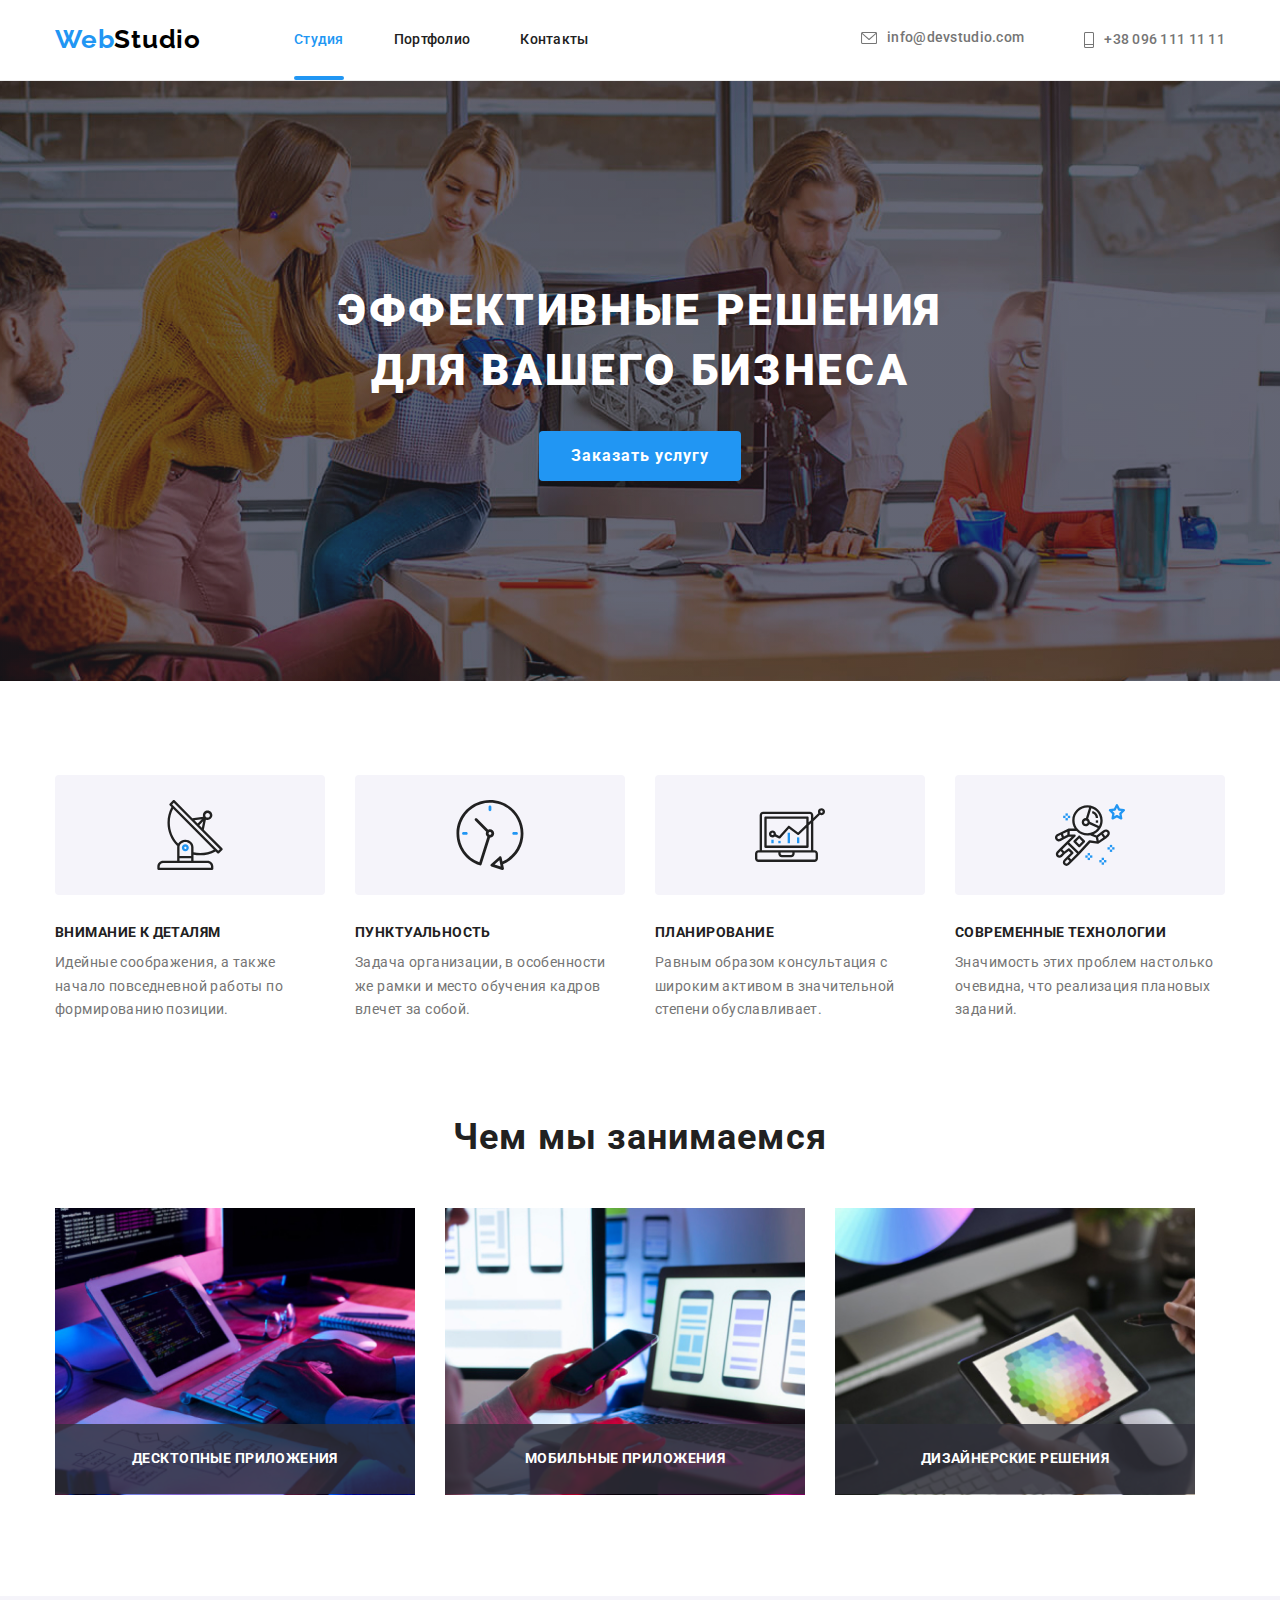
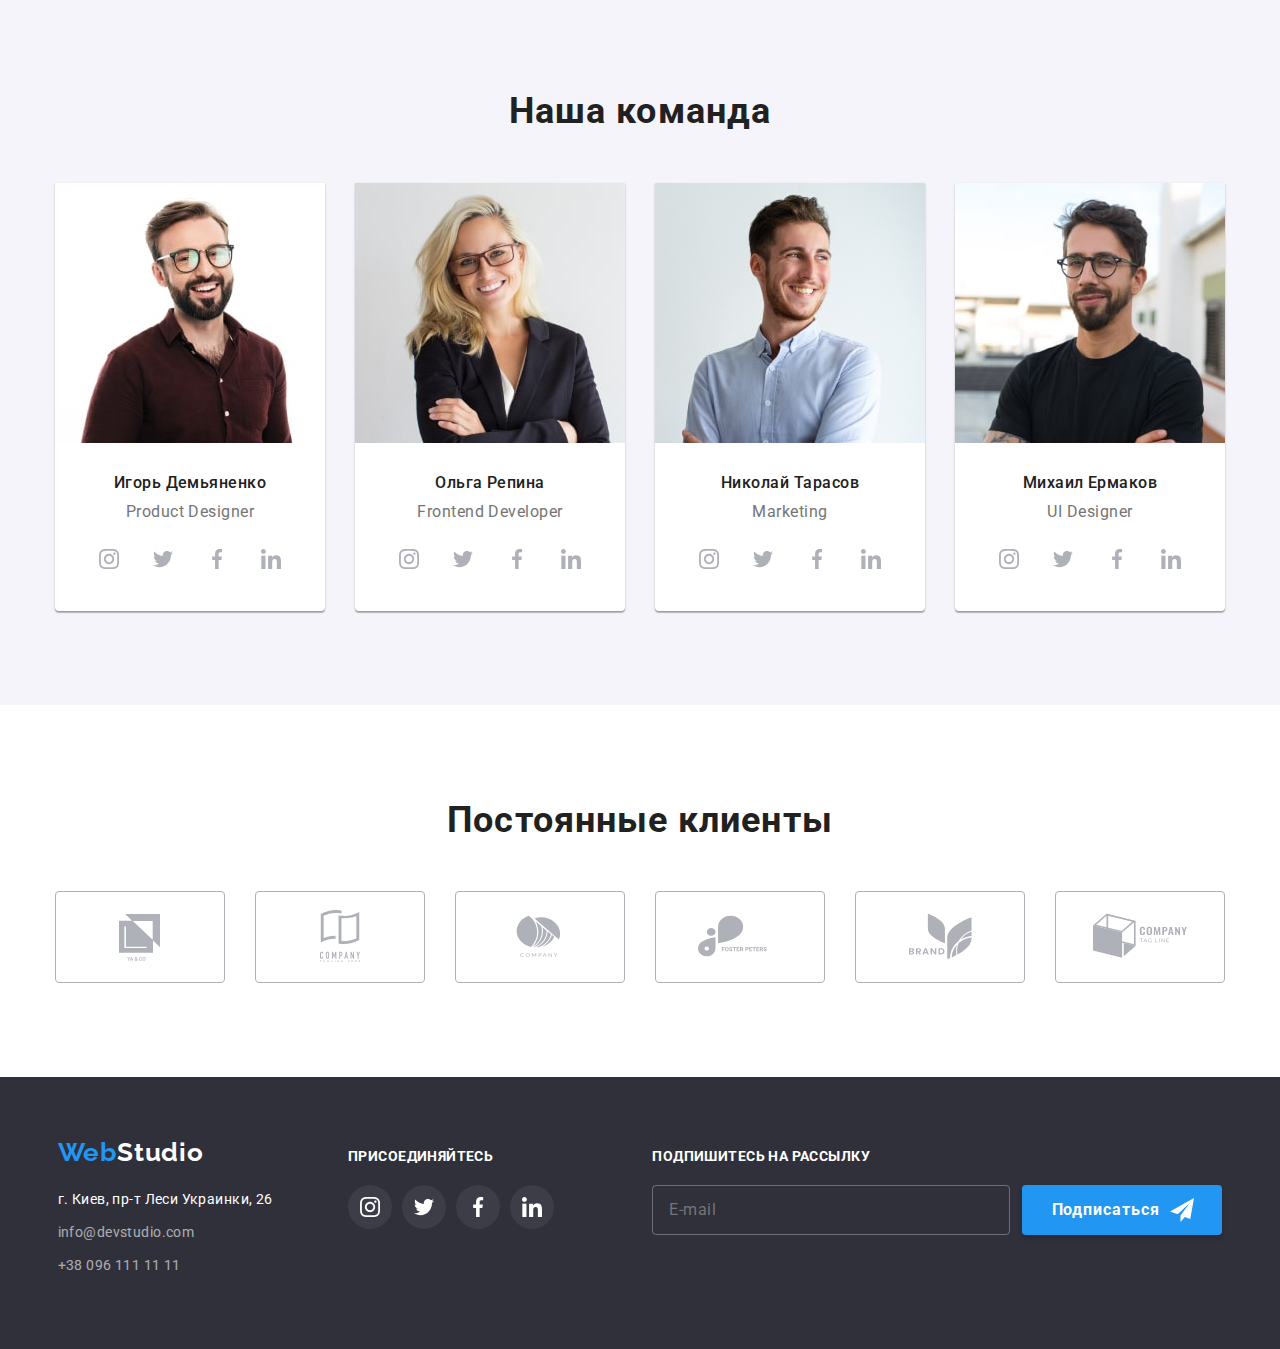
<file: index.html>
<!DOCTYPE html>
<html lang="ru">
  <head>
    <meta charset="UTF-8" />
    <meta http-equiv="X-UA-Compatible" content="IE=edge" />
    <meta name="viewport" content="width=device-width, initial-scale=1.0" />
    <title>Студия</title>
    <link rel="preconnect" href="https://fonts.googleapis.com" />
    <link rel="preconnect" href="https://fonts.gstatic.com" crossorigin />
    <link
      href="https://fonts.googleapis.com/css2?family=Raleway:wght@700&family=Roboto:wght@400;500;700;900&display=swap"
      rel="stylesheet"
    />
    <link
      rel="stylesheet"
      href="https://cdnjs.cloudflare.com/ajax/libs/modern-normalize/1.1.0/modern-normalize.min.css"
    />
    <link rel="stylesheet" href="./css/main.min.css" />
  </head>
  <body>
    <!--Шапка-->
    <header class="head-border">
      <div class="container">
        <div class="header">
          <!--Навигация на странице-->
          <nav class="navigation">
            <a class="navigation__logo" href="./index.html"><span>Web</span>Studio</a>
            <ul class="navigation__list">
              <li><a class="navigation__item navigation__item--active" href="./index.html">Студия</a></li>
              <li><a class="navigation__item" href="./portfolio.html">Портфолио</a></li>
              <li><a class="navigation__item" href="">Контакты</a></li>
            </ul>
          </nav>

          <!--Контакты-->
          <ul class="contacts">
            <li class="contacts__list">
              <a class="contacts__link" href="mailto:info@devstudio.com"
                ><svg class="contacts__icon" width="16" height="12">
                  <use href="./images/icons.svg#icon-envelope"></use>
                </svg>info@devstudio.com</a>
            </li>
            <li>
              <a class="contacts__link" href="tel:380961111111">
                <svg class="contacts__icon" width="10" height="16">
                  <use href="./images/icons.svg#icon-Vector"></use>
                </svg>+38 096 111 11 11</a>
            </li>
          </ul>
          
          <!--Мобильное меню-->

          <button class="menu-btn" 
            type="button" 
            aria-label="кнопка отрытия меню" 
            aria-expanded="false" 
            data-menu-button>
              <svg class="menu-btn-icon" width="40" height="40">
                <use class="icon-open" href="./images/icons.svg#icon-menu"></use>
                <use class="icon-close" href="./images/icons.svg#icon-close_menu"></use>
              </svg>
          </button>
          <div class="mobile-menu" data-menu>
            
              <ul class="mobile-menu__nav">
                <li class="mobile-menu__item">
                  <a class="mobile-menu__link mobile-menu__link--active" href="./index.html">Студия </a>
                </li>
                <li class="mobile-menu__item">
                  <a class="mobile-menu__link" href="./portfolio.html">Портфолио</a>
                </li>
                <li class="mobile-menu__item">
                  <a href="" class="mobile-menu__link">Контакты</a>
                </li>
              </ul>

              <ul class="mobile-menu__contacts">
                <li class="mobile-menu__item">
                  <a href="" class="mobile-menu__link">+38 096 111 11 11</a>
                </li>
                <li class="mobile-menu__item">
                  <a href="" class="mobile-menu__link">info@devstudio.com</a>
                </li>
              </ul>

              <ul class="mobile-menu__socials">
                <li class="mobile-menu__social">
                  <a href="" class="mobile-menu__link">Instagram </a>
                </li>
                <li class="mobile-menu__social">
                  <a href="" class="mobile-menu__link">Twitter</a>
                </li>
                <li class="mobile-menu__social">
                  <a href="" class="mobile-menu__link">Facebook</a>
                </li>
                <li class="mobile-menu__social">
                  <a href="" class="mobile-menu__link">LinkedIn</a>
                </li>
              </ul>
          </div>
        </div>
      </div>
    </header>

    <main>
      <!--Герой-->

      <section class="hero">
        <div class="container">
          <h1 class="hero__title">Эффективные решения для вашего бизнеса</h1>
          <button data-modal-open class="hero__button" type="button">Заказать услугу</button>
          <div data-modal class="backdrop is-hidden">
            <div class="modal">
              <button data-modal-close class="close__button" type="button">
                <svg class="close__svg" width="30" height="30">
                  <use href="./images/icons.svg#icon-close"></use>
                </svg>
              </button>

              <!--Форма-->

              <form class="form">
                <p class="form__title">Оставьте свои данные, мы вам перезвоним</p>
                <div role="form__wrapper">
                  <div class="form__group">
                    <label class="form__label" for="name">Имя
                    </label>
                    <div class="form__input-wrapper">
                      <input class="form__input" type="text" name="user-name" id="name"/>
                      <svg class="form__icon" width="18" height="18">
                        <use href="./images/icons.svg#icon-modal_person">
                        </use>
                      </svg>
                    </div>
                    
                  </div>

                  <div class="form__group">
                    <label class="form__label" for="tel">Телефон
                    </label>
                    <div class="form__input-wrapper">
                      <input class="form__input" type="tel" name="tel" id="tel"/>
                      <svg class="form__icon" width="18" height="18">
                        <use href="./images/icons.svg#icon-modal_phone">
                        </use>
                      </svg>
                    </div>
                      
                  </div>
                  
                  <div class="form__group">
                    <label class="form__label" for="email">Почта
                    </label>
                    <div class="form__input-wrapper">
                      <input class="form__input" type="email" name="mail" id="email"/>
                      <svg class="form__icon" width="18" height="18">
                        <use href="./images/icons.svg#icon-modal_email">
                        </use>
                      </svg>
                    </div>
                  </div>

                  <div class="form__group">
                    <label class="form__label" for="feedback">Комментарий</label>
                    <textarea class="form__input-textarea" name="feedback" id="feedback" rows="5" placeholder="Введите текст"></textarea>
                  </div>
                  
                  <div class="agreement">
                    
                    <label class="agreement__text" for="mailing">
                      <input class="agreement__input" type="checkbox" name="agreement" value="agree" id="mailing"/>
                      
                      <svg class="agreement__icon agreement__icon--check" width="16" height="15">
                          <use href="./images/icons.svg#icon-modal_check">
                          </use>
                      </svg>
                      <svg class="agreement__icon agreement__icon--checknone" width="16" height="15">
                          <use href="./images/icons.svg#icon-modal_check_none">
                          </use>
                      </svg>
                      
                      Соглашаюсь с рассылкой и принимаю <a class="agreement__link" href="">Условия договора</a>
                    </label>
                  </div>

                </div>
                <button class="form__button" type="submit">Отправить</button>
              </form>

            </div>
          </div>
        </div>
      </section>

      <!--Преимущества-->
      <section class="advantage">
        <div class="container">
          <!--Заголовок, который должен быть в контексте, но будет скрыт в CSS-->
          <h2 class="advantage-title visually-hidden">Преимущества компании</h2>
          <!--Заголовок, который должен быть в контексте, но будет скрыт в CSS-->

          <ul class="advantage__list">
            <li class="advantage__item">
              <div class="advantage__card">
                <div class="advantage__icon advantage__icon--wrapper">
                  <svg class="advantage__icon" width="70" height="70">
                    <use href="./images/icons.svg#icon-antenna"></use>
                  </svg>
                </div>
                <h3 class="advantage__points">Внимание к деталям</h3>
                <p class="advantage__description">
                  Идейные соображения, а также начало повседневной работы по
                  формированию позиции.
                </p>
              </div>
            </li>
            <li class="advantage__item">
              <div class="advantage__card">
                <div class="advantage__icon advantage__icon--wrapper">
                  <svg class="advantage__icon" width="70" height="70">
                    <use href="./images/icons.svg#icon-clock"></use>
                  </svg>
                </div>
                <h3 class="advantage__points">Пунктуальность</h3>
                <p class="advantage__description">
                  Задача организации, в особенности же рамки и место обучения
                  кадров влечет за собой.
                </p>
              </div>
            </li>
            <li class="advantage__item">
              <div class="advantage__card">
                <div class="advantage__icon advantage__icon--wrapper">
                  <svg class="advantage__icon" width="70" height="70">
                    <use href="./images/icons.svg#icon-diagram"></use>
                  </svg>
                </div>
                <h3 class="advantage__points">Планирование</h3>
                <p class="advantage__description">
                  Равным образом консультация с широким активом в значительной
                  степени обуславливает.
                </p>
              </div>
            </li>
            <li class="advantage__item">
              <div class="advantage__card">
                <div class="advantage__icon advantage__icon--wrapper">
                  <svg class="advantage__icon" width="70" height="70">
                    <use href="./images/icons.svg#icon-astronaut"></use>
                  </svg>
                </div>
                <h3 class="advantage__points">Современные технологии</h3>
                <p class="advantage__description">
                  Значимость этих проблем настолько очевидна, что реализация
                  плановых заданий.
                </p>
              </div>
            </li>
          </ul>
        </div>
      </section>

      <!--Чем занимаемся-->

      <section class="business">
        <div class="container">
          <h2 class="business__title">Чем мы занимаемся</h2>
          <ul class="business__list">
            <li class="business__item">
              <img
                src="./images/box1.jpg"
                alt="На столе стоит планшет, а также лежит альбомный лист со схемой и клавиатура, на которой человек набирает текст"
                width="370"
              />
              <h3 class="business__description">Десктопные приложения</h3>
            </li>
            <li class="business__item">
              <img
                src="./images/box2.jpg"
                alt="На столе стоит ноутбук на котором макеты дизайна для мобильного приложения. Перед ноутбуком сидит человек и держит мобильный телефон в рук"
                width="370"
              />
              <h3 class="business__description">Мобильные приложения</h3>
            </li>
            <li class="business__item">
              <img
                src="./images/box3.jpg"
                alt="На фоне рабочего стола, в руке держат планшет с цветовой схемой"
                width="370"
              />
              <h3 class="business__description">Дизайнерские решения</h3>
            </li>
          </ul>
        </div>
      </section>

      <!--Команда-->
      <section class="team">
        <div class="container">
          <h2 class="team__title">Наша команда</h2>
          <ul class="team__list">
            <li class="team__card">
              <img
              srcset="./images/slider1-desk-min.jpg 270w, 
              ./images/slider1-tab-min.jpg 354w, 
              ./images/slider1-mob-min.jpg 450w, 
              ./images/slider1-desk@2x-min.jpg 540w, 
              ./images/slider1-tab@2x-min.jpg 708w, 
              ./images/slider1-mob@2x-min.jpg 900w"
              sizes="(min-width:1200px) 270px, (min-width:768px) 354px, (min-width:480px) 450px, (max-width:480px) 100%"
              src="./images/slider1-mob-min.jpg"
              alt="Фото сотрудника"
              />
              <div class="team__description">
                <h3 class="team__member">Игорь Демьяненко</h3>
                <p class="team__duty">Product Designer</p>
                <ul class="soclist">
                  <li class="soclist__item">
                    <a class="soclist__link" href=""
                      ><svg class="soclist__icon" width="20" height="20">
                        <use href="./images/icons.svg#icon-instagram2"></use>
                      </svg>
                    </a>
                  </li>
                  <li class="soclist__item">
                    <a class="soclist__link" href=""
                      ><svg class="soclist__icon" width="20" height="20">
                        <use href="./images/icons.svg#icon-twitter2"></use>
                      </svg>
                    </a>
                  </li>
                  <li class="soclist__item">
                    <a class="soclist__link" href=""
                      ><svg class="soclist__icon" width="20" height="20">
                        <use href="./images/icons.svg#icon-facebook2"></use>
                      </svg>
                    </a>
                  </li>
                  <li class="soclist__item">
                    <a class="soclist__link" href=""
                      ><svg class="soclist__icon" width="20" height="20">
                        <use href="./images/icons.svg#icon-linkedin2"></use>
                      </svg>
                    </a>
                  </li>
                </ul>
              </div>
            </li>
            <li class="team__card">
              <img
              srcset="./images/slider2-desk-min.jpg 270w, 
              ./images/slider2-tab-min.jpg 354w, 
              ./images/slider2-mob-min.jpg 450w, 
              ./images/slider2-desk@2x-min.jpg 540w, 
              ./images/slider2-tab@2x-min.jpg 708w, 
              ./images/slider2-mob@2x-min.jpg 900w"
              sizes="(min-width:1200px) 270px, (min-width:768px) 354px, (min-width:480px) 450px, (max-width:480px) 100%"
              src="./images/slider2-mob-min.jpg"
              alt="Фото сотрудника"
              />
              <div class="team__description">
                <h3 class="team__member">Ольга Репина</h3>
                <p class="team__duty">Frontend Developer</p>
                <ul class="soclist">
                  <li class="soclist__item">
                    <a class="soclist__link" href=""
                      ><svg class="soclist__icon" width="20" height="20">
                        <use href="./images/icons.svg#icon-instagram2"></use>
                      </svg>
                    </a>
                  </li>
                  <li class="soclist__item">
                    <a class="soclist__link" href=""
                      ><svg class="soclist__icon" width="20" height="20">
                        <use href="./images/icons.svg#icon-twitter2"></use>
                      </svg>
                    </a>
                  </li>
                  <li class="soclist__item">
                    <a class="soclist__link" href=""
                      ><svg class="soclist__icon" width="20" height="20">
                        <use href="./images/icons.svg#icon-facebook2"></use>
                      </svg>
                    </a>
                  </li>
                  <li class="soclist__item">
                    <a class="soclist__link" href=""
                      ><svg class="soclist__icon" width="20" height="20">
                        <use href="./images/icons.svg#icon-linkedin2"></use>
                      </svg>
                    </a>
                  </li>
                </ul>
              </div>
            </li>
            <li class="team__card">
              <img
              srcset="./images/slider3-desk-min.jpg 270w, 
              ./images/slider3-tab-min.jpg 354w, 
              ./images/slider3-mob-min.jpg 450w, 
              ./images/slider3-desk@2x-min.jpg 540w, 
              ./images/slider3-tab@2x-min.jpg 708w, 
              ./images/slider3-mob@2x-min.jpg 900w"
              sizes="(min-width:1200px) 270px, (min-width:768px) 354px, (min-width:480px) 450px, (max-width:480px) 100%"
              src="./images/slider3-mob-min.jpg"
              alt="Фото сотрудника"
              />
              <div class="team__description">
                <h3 class="team__member">Николай Тарасов</h3>
                <p class="team__duty">Marketing</p>
                <ul class="soclist">
                  <li class="soclist__item">
                    <a class="soclist__link" href=""
                      ><svg class="soclist__icon" width="20" height="20">
                        <use href="./images/icons.svg#icon-instagram2"></use>
                      </svg>
                    </a>
                  </li>
                  <li class="soclist__item">
                    <a class="soclist__link" href=""
                      ><svg class="soclist__icon" width="20" height="20">
                        <use href="./images/icons.svg#icon-twitter2"></use>
                      </svg>
                    </a>
                  </li>
                  <li class="soclist__item">
                    <a class="soclist__link" href=""
                      ><svg class="soclist__icon" width="20" height="20">
                        <use href="./images/icons.svg#icon-facebook2"></use>
                      </svg>
                    </a>
                  </li>
                  <li class="soclist__item">
                    <a class="soclist__link" href=""
                      ><svg class="soclist__icon" width="20" height="20">
                        <use href="./images/icons.svg#icon-linkedin2"></use>
                      </svg>
                    </a>
                  </li>
                </ul>
              </div>
            </li>
            <li class="team__card">
              <img
              srcset="./images/slider4-desk-min.jpg 270w, 
              ./images/slider4-tab-min.jpg 354w, 
              ./images/slider4-mob-min.jpg 450w, 
              ./images/slider4-desk@2x-min.jpg 540w, 
              ./images/slider4-tab@2x-min.jpg 708w, 
              ./images/slider4-mob@2x-min.jpg 900w"
              sizes="(min-width:1200px) 270px, (min-width:768px) 354px, (min-width:480px) 450px, (max-width:480px) 100%"
              src="./images/slider4-mob-min.jpg"
              alt="Фото сотрудника"
              />
              <div class="team__description">
                <h3 class="team__member">Михаил Ермаков</h3>
                <p class="team__duty">UI Designer</p>
                <ul class="soclist">
                  <li class="soclist__item">
                    <a class="soclist__link" href=""
                      ><svg class="soclist__icon" width="20" height="20">
                        <use href="./images/icons.svg#icon-instagram2"></use>
                      </svg>
                    </a>
                  </li>
                  <li class="soclist__item">
                    <a class="soclist__link" href=""
                      ><svg class="soclist__icon" width="20" height="20">
                        <use href="./images/icons.svg#icon-twitter2"></use>
                      </svg>
                    </a>
                  </li>
                  <li class="soclist__item">
                    <a class="soclist__link" href=""
                      ><svg class="soclist__icon" width="20" height="20">
                        <use href="./images/icons.svg#icon-facebook2"></use>
                      </svg>
                    </a>
                  </li>
                  <li class="soclist__item">
                    <a class="soclist__link" href=""
                      ><svg class="soclist__icon" width="20" height="20">
                        <use href="./images/icons.svg#icon-linkedin2"></use>
                      </svg>
                    </a>
                  </li>
                </ul>
              </div>
            </li>
          </ul>
        </div>
      </section>

      <!-- Клиенты -->

      <section class="client">
        <div class="container">
          <h2 class="client__title">Постоянные клиенты</h2>
          <ul class="client__list">
            <li class="client__item">
              <a class="client__link" href="">
                <svg class="client__icon" width="106" height="60">
                  <use href="./images/icons.svg#icon-group"></use>
                </svg>
              </a>
            </li>
            <li class="client__item">
              <a class="client__link" href=""
                ><svg class="client__icon" width="106" height="60">
                  <use href="./images/icons.svg#icon-group2"></use>
                </svg>
              </a>
            </li>
            <li class="client__item">
              <a class="client__link" href=""
                ><svg class="client__icon" width="106" height="60">
                  <use href="./images/icons.svg#icon-group3"></use>
                </svg>
              </a>
            </li>
            <li class="client__item">
              <a class="client__link" href=""
                ><svg class="client__icon" width="106" height="60">
                  <use href="./images/icons.svg#icon-group4"></use>
                </svg>
              </a>
            </li>
            <li class="client__item">
              <a class="client__link" href=""
                ><svg class="client__icon" width="106" height="60">
                  <use href="./images/icons.svg#icon-group5"></use>
                </svg>
              </a>
            </li>
            <li class="client__item">
              <a class="client__link" href=""
                ><svg class="client__icon" width="106" height="60">
                  <use href="./images/icons.svg#icon-group6"></use>
                </svg>
              </a>
            </li>
          </ul>
        </div>
      </section>
    </main>

    <!--Подвал-->

    <footer class="footer">
      <div class="container footer__box">
        <div class="footer__address">
          <a class="navigation__logo footer__logo" href="./index.html"
            ><span>Web</span>Studio</a
          >
          <address class="address">
            <ul class="address__list">
              <li>
                <a
                  class="address__address"
                  href="https://goo.gl/maps/LVqfHqfzvZJYVTbu8"
                  target="_blank"
                  >г. Киев, пр-т Леси Украинки, 26</a
                >
              </li>
              <li>
                <a class="address__contact address__contact--mail" href="mailto:info@devstudio.com"
                  >info@devstudio.com</a
                >
              </li>
              <li>
                <a class="address__contact address__contact--tel" href="tel:380961111111"
                  >+38 096 111 11 11</a
                >
              </li>
            </ul>
          </address>
        </div>

        <div class="join">
          <h3 class="join__text">присоединяйтесь</h3>

          <ul class="soclist">
            <li class="soclist__item">
              <a class="soclist__link soclist__link--footer" href=""
                ><svg class="soclist__icon soclist__icon--footer" width="20" height="20">
                  <use href="./images/icons.svg#icon-instagram2"></use>
                </svg>
              </a>
            </li>
            <li class="soclist__item">
              <a class="soclist__link soclist__link--footer" href=""
                ><svg class="soclist__icon soclist__icon--footer" width="20" height="20">
                  <use href="./images/icons.svg#icon-twitter2"></use>
                </svg>
              </a>
            </li>
            <li class="soclist__item">
              <a class="soclist__link soclist__link--footer" href=""
                ><svg class="soclist__icon soclist__icon--footer" width="20" height="20">
                  <use href="./images/icons.svg#icon-facebook2"></use>
                </svg>
              </a>
            </li>
            <li class="soclist__item">
              <a class="soclist__link soclist__link--footer" href="">
                <svg class="soclist__icon soclist__icon--footer" width="20" height="20">
                  <use href="./images/icons.svg#icon-linkedin2"></use>
                </svg>
              </a>
            </li>
          </ul>
        </div>

        <div class="subscribe">
          <h3 class="subscribe__text">Подпишитесь на рассылку</h3>
          <form class="subscribe__form" name="signup_form" autocomplete="off" novalidate>

              <input class="subscribe__input" type="email" name="email" placeholder="E-mail"/>

            <button class="subscribe__button" type="submit">Подписаться
              <svg class="subscribe__icon" width="24" height="24">
                  <use href="./images/icons.svg#icon-icon_send"></use>
                </svg>
            </button>
          </form>
        </div>
      </div>
    </footer>
    <script src="./js/modal.js"></script>
    <script src="./js/mobile-modal-menu.js"></script>
  </body>
</html>
</file>
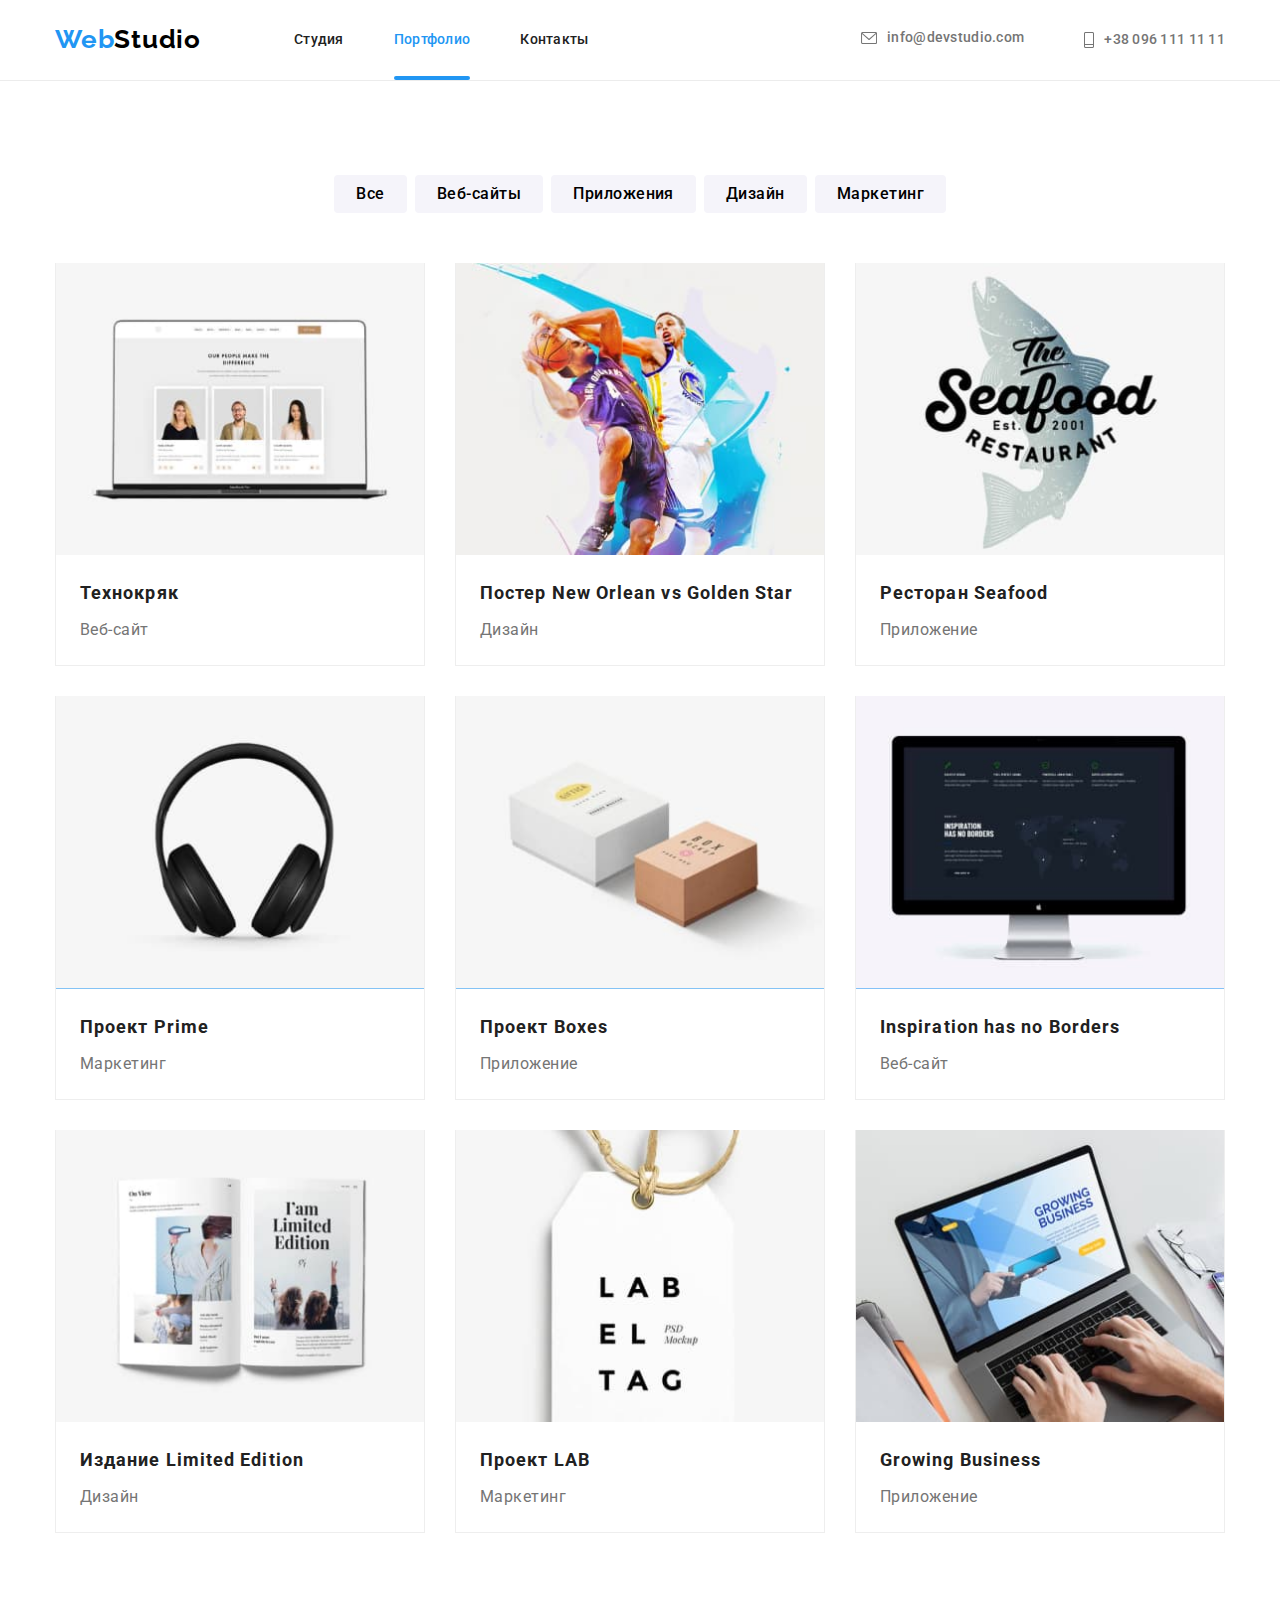
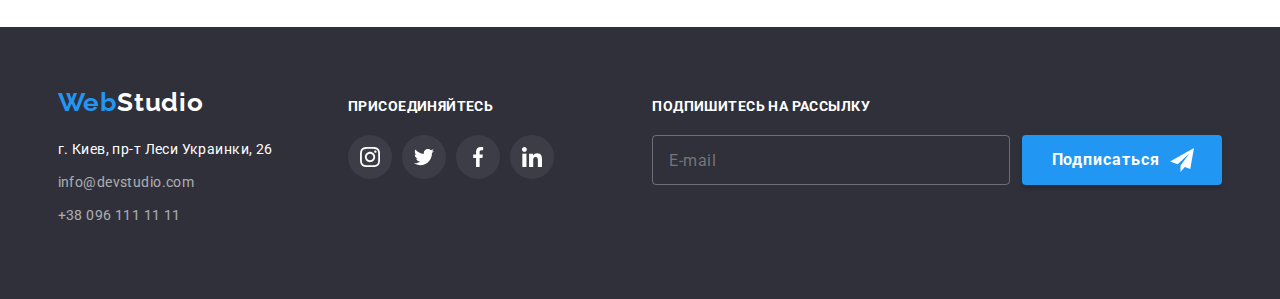
<file: portfolio.html>
<!DOCTYPE html>
<html lang="ru">
  <head>
    <meta charset="UTF-8" />
    <meta http-equiv="X-UA-Compatible" content="IE=edge" />
    <meta name="viewport" content="width=device-width, initial-scale=1.0" />
    <title>Портфолио</title>
    <link rel="preconnect" href="https://fonts.googleapis.com" />
    <link rel="preconnect" href="https://fonts.gstatic.com" crossorigin />
    <link
      href="https://fonts.googleapis.com/css2?family=Raleway:wght@700&family=Roboto:wght@400;500;700;900&display=swap"
      rel="stylesheet"
    />
    <link
      rel="stylesheet"
      href="https://cdnjs.cloudflare.com/ajax/libs/modern-normalize/1.1.0/modern-normalize.min.css"
    />
    <link rel="stylesheet" href="./css/main.min.css" />
  </head>
  <body>
    <!--Шапка-->
    <header class="head-border">
      <div class="container">
        <div class="header">
          <!--Навигация на странице-->
          <nav class="navigation">
            <a class="navigation__logo" href="./index.html"><span>Web</span>Studio</a>

            <ul class="navigation__list">
              <li><a class="navigation__item" href="./index.html">Студия</a></li>
              <li>
                <a class="navigation__item navigation__item--active" href="./portfolio.html">Портфолио</a>
              </li>
              <li><a class="navigation__item" href="">Контакты</a></li>
            </ul>
          </nav>

          <!--Контакты-->
         <ul class="contacts">
            <li class="contacts__list">
              <a class="contacts__link" href="mailto:info@devstudio.com"
                ><svg class="contacts__icon" width="16" height="12">
                  <use href="./images/icons.svg#icon-envelope"></use>
                </svg>info@devstudio.com</a>
            </li>
            <li>
              <a class="contacts__link" href="tel:380961111111"
                ><svg class="contacts__icon" width="10" height="16">
                  <use href="./images/icons.svg#icon-Vector"></use>
                </svg>+38 096 111 11 11</a>
            </li>
          </ul>

          <!--Мобильное меню-->

          <button class="menu-btn" 
            type="button" 
            aria-label="кнопка отрытия меню" 
            aria-expanded="false" 
            data-menu-button>
              <svg width="40" height="40">
                <use class="icon-open" href="./images/icons.svg#icon-menu"></use>
                <use class="icon-close" href="./images/icons.svg#icon-close_menu"></use>
              </svg>
          </button>
          <div class="mobile-menu" data-menu>
              
              <ul class="mobile-menu__nav">
                <li class="mobile-menu__item">
                  <a class="mobile-menu__link" href="./index.html">Студия </a>
                </li>
                <li class="mobile-menu__item">
                  <a class="mobile-menu__link mobile-menu__link--active" href="./portfolio.html">Портфолио</a>
                </li>
                <li class="mobile-menu__item">
                  <a href="" class="mobile-menu__link">Контакты</a>
                </li>
              </ul>

              <ul class="mobile-menu__contacts">
                <li class="mobile-menu__item">
                  <a href="" class="mobile-menu__link">+38 096 111 11 11</a>
                </li>
                <li class="mobile-menu__item">
                  <a href="" class="mobile-menu__link">info@devstudio.com</a>
                </li>
              </ul>

              <ul class="mobile-menu__socials">
                <li class="mobile-menu__social">
                  <a href="" class="mobile-menu__link">Instagram </a>
                </li>
                <li class="mobile-menu__social">
                  <a href="" class="mobile-menu__link">Twitter</a>
                </li>
                <li class="mobile-menu__social">
                  <a href="" class="mobile-menu__link">Facebook</a>
                </li>
                <li class="mobile-menu__social">
                  <a href="" class="mobile-menu__link">LinkedIn</a>
                </li>
              </ul>
            </div>
        </div>
      </div>
    </header>

    <!--Портфолио-->
    <main>
      <section class="portfolio">
        <div class="container">
          <h1 class="portfolio-t visually-hidden">Наши работы</h1>
          <!--Заголовок, который должен быть в контексте, но будет скрыт в CSS-->
          <ul class="portfolio__list">
            <li class="portfolio__item">
              <button class="portfolio__button" type="button">Все</button>
            </li>
            <li class="portfolio__item">
              <button class="portfolio__button" type="button">Веб-сайты</button>
            </li>
            <li class="portfolio__item">
              <button class="portfolio__button" type="button">Приложения</button>
            </li>
            <li class="portfolio__item">
              <button class="portfolio__button" type="button">Дизайн</button>
            </li>
            <li class="portfolio__item">
              <button class="portfolio__button" type="button">Маркетинг</button>
            </li>
          </ul>

          <ul class="card">
            <li class="card__element">
              <a href="">
                <div class="overlay">
                  <img
                  srcset="./images/portphoto1-min.jpg 370w, 
                  ./images/portphoto1-tab-min.jpg 354w, 
                  ./images/portphoto1-mob-min.jpg 450w, 
                  ./images/portphoto1-tab2x-min.jpg 708w, 
                  ./images/portphoto1-2x-min.jpg 740w, 
                  ./images/portphoto1-mob2x-min.jpg 900w"
                  sizes="(min-width:1200px) 370px, (min-width:768px) 354px, (min-width:480px) 450px, 100vw"
                  src="./images/portphoto1-mob-min.jpg"
                  alt="Ноутбук с открытым сайтом"
                  />
                  <div class="overlay__text">
                    <p class="overlay__description">Ресурс предлагает комплексные предложения с разным уровнем функционала и сервисов. Все это позволит посетителю получить исчерпывающие сведения о компании или частном лице.</p>
                  </div>

                </div>
              
                <div class="card__description">
                  <h2 class="card__title">Технокряк</h2>
                  <p class="card__subtitle">Веб-сайт</p>
                </div>
              </a>
              
            </li>
            <li class="card__element">
              <a href="">
                <div class="overlay">
                  <img
                  srcset="./images/portphoto2-min.jpg 370w, 
                  ./images/portphoto2-tab-min.jpg 354w, 
                  ./images/portphoto2-mob-min.jpg 450w, 
                  ./images/portphoto2-2x-min.jpg 740w, 
                  ./images/portphoto2-tab2x-min.jpg 708w, 
                  ./images/portphoto2-mob2x-min.jpg 900w"
                  sizes="(min-width:1200px) 370px, (min-width:768px) 354px, (min-width:480px)450px, 100vw"
                  src="./images/portphoto2-mob-min.jpg"
                  alt="Два баскетболиста соревнуются за мяч"
                  />
                  <div class="overlay__text">
                    <p class="overlay__description">Ресурс предлагает комплексные предложения с разным уровнем функционала и сервисов. Все это позволит посетителю получить исчерпывающие сведения о компании или частном лице.</p>
                  </div>
                </div>
              
                <div class="card__description">
                  <h2 class="card__title">
                    Постер New Orlean vs Golden Star
                  </h2>
                  <p class="card__subtitle">Дизайн</p>
                </div>
              </a>
            </li>
            <li class="card__element">
              <a href="">
                <div class="overlay">
                  <img
                  srcset="./images/portphoto3-min.jpg 370w, 
                  ./images/portphoto3-tab-min.jpg 354w, 
                  ./images/portphoto3-mob-min.jpg 450w, 
                  ./images/portphoto3-2x-min.jpg 740w, 
                  ./images/portphoto3-tab2x-min.jpg 708w, 
                  ./images/portphoto3-mob2x-min.jpg 900w"
                  sizes="(min-width:1200px) 370px, (min-width:768px) 354px, (min-width:480px)450px, 100vw"
                  src="./images/portphoto3-mob-min.jpg"
                  alt="Логотип рыбного ресторана"
                  />
                  <div class="overlay__text">
                    <p class="overlay__description">Ресурс предлагает комплексные предложения с разным уровнем функционала и сервисов. Все это позволит посетителю получить исчерпывающие сведения о компании или частном лице.</p>
                  </div>
                </div>
             
                <div class="card__description">
                  <h2 class="card__title">Ресторан Seafood</h2>
                  <p class="card__subtitle">Приложение</p>
                </div>
              </a>
            </li>
            <li class="card__element">
              <a href="">
                <div class="overlay">
                  <img
                  srcset="./images/portphoto4-min.jpg 370w, 
                  ./images/portphoto4-tab-min.jpg 354w, 
                  ./images/portphoto4-mob-min.jpg 450w, 
                  ./images/portphoto4-2x-min.jpg 740w, 
                  ./images/portphoto4-tab2x-min.jpg 708w, 
                  ./images/portphoto4-mob2x-min.jpg 900w"
                  sizes="(min-width:1200px) 370px, (min-width:768px) 354px, (min-width:480px)450px, 100vw"
                  src="./images/portphoto4-mob-min.jpg"
                  alt="Наушники"
                  />
                  <div class="overlay__text">
                    <p class="overlay__description">Ресурс предлагает комплексные предложения с разным уровнем функционала и сервисов. Все это позволит посетителю получить исчерпывающие сведения о компании или частном лице.</p>
                  </div>
                </div>
              
                <div class="card__description">
                  <h2 class="card__title">Проект Prime</h2>
                  <p class="card__subtitle">Маркетинг</p>
                </div>
              </a>
            </li>
            <li class="card__element">
              <a href="">
                <div class="overlay">
                  <img
                  srcset="./images/portphoto5-min.jpg 370w, 
                  ./images/portphoto5-tab-min.jpg 354w, 
                  ./images/portphoto5-mob-min.jpg 450w, 
                  ./images/portphoto5-2x-min.jpg 740w, 
                  ./images/portphoto5-tab2x-min.jpg 708w, 
                  ./images/portphoto5-mob2x-min.jpg 900w"
                  sizes="(min-width:1200px) 370px, (min-width:768px) 354px, (min-width:480px)450px, 100vw"
                  src="./images/portphoto5-mob-min.jpg"
                  alt="Две коробки"
                  />
                  <div class="overlay__text">
                    <p class="overlay__description">Ресурс предлагает комплексные предложения с разным уровнем функционала и сервисов. Все это позволит посетителю получить исчерпывающие сведения о компании или частном лице.</p>
                  </div>
                </div>
              
                <div class="card__description">
                  <h2 class="card__title">Проект Boxes</h2>
                  <p class="card__subtitle">Приложение</p>
                </div>
              </a>
            </li>
            <li class="card__element">
              <a href="">
                <div class="overlay">
                  <img
                  srcset="./images/portphoto6-min.jpg 370w, 
                  ./images/portphoto6-tab-min.jpg 354w, 
                  ./images/portphoto6-mob-min.jpg 450w, 
                  ./images/portphoto6-2x-min.jpg 740w, 
                  ./images/portphoto6-tab2x-min.jpg 708w, 
                  ./images/portphoto6-mob2x-min.jpg 900w"
                  sizes="(min-width:1200px) 370px, (min-width:768px) 354px, (min-width:480px)450px, 100vw"
                  src="../images/portphoto6-mob-min.jpg"
                  alt="Аймак"
                  />
                  <div class="overlay__text">
                    <p class="overlay__description">Ресурс предлагает комплексные предложения с разным уровнем функционала и сервисов. Все это позволит посетителю получить исчерпывающие сведения о компании или частном лице.</p>
                  </div>
                </div>
              
                <div class="card__description">
                  <h2 class="card__title">Inspiration has no Borders</h2>
                  <p class="card__subtitle">Веб-сайт</p>
                </div>
              </a>
            </li>
            <li class="card__element">
              <a href="">
                <div class="overlay">
                  <img
                  srcset="./images/portphoto7-min.jpg 370w, 
                  ./images/portphoto7-tab-min.jpg 354w, 
                  ./images/portphoto7-mob-min.jpg 450w, 
                  ./images/portphoto7-2x-min.jpg 740w, 
                  ./images/portphoto7-tab2x-min.jpg 708w, 
                  ./images/portphoto7-mob2x-min.jpg 900w"
                  sizes="(min-width:1200px) 370px, (min-width:768px) 354px, (min-width:480px)450px, 100vw"
                  src="./images/portphoto7-mob-min.jpg"
                  alt="Открытый журнал"
                  />
                  <div class="overlay__text">
                    <p class="overlay__description">Ресурс предлагает комплексные предложения с разным уровнем функционала и сервисов. Все это позволит посетителю получить исчерпывающие сведения о компании или частном лице.</p>
                  </div>
                </div>
              
                <div class="card__description">
                  <h2 class="card__title">Издание Limited Edition</h2>
                  <p class="card__subtitle">Дизайн</p>
                </div>
              </a>
            </li>
            <li class="card__element">
              <a href="">
                <div class="overlay">
                  <img
                  srcset="./images/portphoto8-min.jpg 370w, 
                  ./images/portphoto8-tab-min.jpg 354w, 
                  ./images/portphoto8-mob-min.jpg 450w, 
                  ./images/portphoto8-2x-min.jpg 740w, 
                  ./images/portphoto8-tab2x-min.jpg 708w, 
                  ./images/portphoto8-mob2x-min.jpg 900w"
                  sizes="(min-width:1200px) 370px, (min-width:768px) 354px, (min-width:480px)450px, 100vw"
                  src="./images/portphoto8-mob-min.jpg"
                  alt="Вещевая бирка с названием"
                  />
                  <div class="overlay__text">
                    <p class="overlay__description">Ресурс предлагает комплексные предложения с разным уровнем функционала и сервисов. Все это позволит посетителю получить исчерпывающие сведения о компании или частном лице.</p>
                  </div>
                </div>
              
                <div class="card__description">
                  <h2 class="card__title">Проект LAB</h2>
                  <p class="card__subtitle">Маркетинг</p>
                </div>
              </a>
            </li>
            <li class="card__element">
              <a href="">
                <div class="overlay">
                  <img
                  srcset="./images/portphoto9-min.jpg 370w, 
                  ./images/portphoto9-tab-min.jpg 354w, 
                  ./images/portphoto9-mob-min.jpg 450w, 
                  ./images/portphoto9-2x-min.jpg 740w, 
                  ./images/portphoto9-tab2x-min.jpg 708w, 
                  ./images/portphoto9-mob2x-min.jpg 900w"
                  sizes="(min-width:1200px) 370px, (min-width:768px) 354px, (min-width:480px)450px, 100vw"
                  src="./images/portphoto9-mob-min.jpg"
                  alt="Ноутбук на котором печатает человек"
                  />
                  <div class="overlay__text">
                    <p class="overlay__description">Ресурс предлагает комплексные предложения с разным уровнем функционала и сервисов. Все это позволит посетителю получить исчерпывающие сведения о компании или частном лице.</p>
                  </div>
                </div>
              
                <div class="card__description">
                  <h2 class="card__title">Growing Business</h2>
                  <p class="card__subtitle">Приложение</p>
                </div>
              </a>
            </li>
          </ul>
        </div>
      </section>
    </main>

    <!--Подвал-->
    <footer class="footer">
      <div class="container footer__box">
        <div class="footer__address">
          <a class="navigation__logo footer__logo" href="./index.html"
            ><span>Web</span>Studio</a
          >
          <address>
            <ul class="address__list">
              <li>
                <a
                  class="address__address"
                  href="https://goo.gl/maps/LVqfHqfzvZJYVTbu8"
                  target="_blank"
                  >г. Киев, пр-т Леси Украинки, 26</a
                >
              </li>
              <li>
                <a class="address__contact address__contact--mail" href="mailto:info@devstudio.com"
                  >info@devstudio.com</a
                >
              </li>
              <li>
                <a class="address__contact address__contact--tel" href="tel:380961111111"
                  >+38 096 111 11 11</a
                >
              </li>
            </ul>
          </address>
        </div>

        <div class="join">
          <h3 class="join__text">присоединяйтесь</h3>

          <ul class="soclist">
            <li class="soclist__item">
              <a class="soclist__link soclist__link--footer" href=""
                ><svg class="soclist__icon soclist__icon--footer" width="20" height="20">
                  <use href="./images/icons.svg#icon-instagram2"></use>
                </svg>
              </a>
            </li>
            <li class="soclist__item">
              <a class="soclist__link soclist__link--footer" href=""
                ><svg class="soclist__icon soclist__icon--footer" width="20" height="20">
                  <use href="./images/icons.svg#icon-twitter2"></use>
                </svg>
              </a>
            </li>
            <li class="soclist__item">
              <a class="soclist__link soclist__link--footer" href=""
                ><svg class="soclist__icon soclist__icon--footer" width="20" height="20">
                  <use href="./images/icons.svg#icon-facebook2"></use>
                </svg>
              </a>
            </li>
            <li class="soclist__item">
              <a class="soclist__link soclist__link--footer" href="">
                <svg class="soclist__icon soclist__icon--footer" width="20" height="20">
                  <use href="./images/icons.svg#icon-linkedin2"></use>
                </svg>
              </a>
            </li>
          </ul>
        </div>

        <div>
          <h3 class="subscribe__text">Подпишитесь на рассылку</h3>
          <form class="subscribe__form" name="signup_form" autocomplete="off" novalidate>

              <input class="subscribe__input" type="email" name="email" placeholder="E-mail"/>

            <button class="subscribe__button" type="submit">Подписаться
              <svg class="subscribe__icon" width="24" height="24">
                  <use href="./images/icons.svg#icon-icon_send"></use>
                </svg>
            </button>
          </form>
        </div>
      </div>
    </footer>
    <script src="./js/mobile-modal-menu.js"></script>
  </body>
</html>
</file>
<file: css/main.min.css>
.visually-hidden{position:absolute;width:1px;height:1px;margin:-1px;border:0;padding:0;white-space:nowrap;clip-path:inset(100%);clip:rect(0 0 0 0);overflow:hidden}body{color:#212121;background-color:#fff;font-family:Roboto,sans-serif}ul{list-style:none;margin:0;padding:0}a{text-decoration:none}h1,h2,h3,h4,h5,h6,p{margin:0}img{display:block;object-fit:cover;max-width:100%}.head-border{border-bottom:1px solid #ececec}.container{width:100%;padding:0 15px;margin:0 auto}@media screen and (min-width: 480px){.container{width:480px}}@media screen and (min-width: 768px){.container{width:768px}}@media screen and (min-width: 1200px){.container{width:1200px}}.navigation__logo{font-family:Raleway,sans-serif;font-size:24px;font-weight:700;letter-spacing:.03em;color:#000;line-height:1.16;padding:24px 0 25px;margin-right:88px}.navigation__logo span{color:#2196f3}@media screen and (min-width: 1200px){.navigation__logo{margin-right:93px;font-size:26px;line-height:1.19}}.header{display:flex;align-items:center;justify-content:space-between}@media screen and (min-width: 768px){.header{display:flex;justify-content:space-between}}.navigation{display:flex;align-items:center}.navigation__list{display:none;justify-content:center;align-items:center}.navigation__list li{margin-right:50px}.navigation__list li:last-child{margin-right:0}.navigation__item{font-size:14px;font-weight:500;color:#212121;letter-spacing:.02em;line-height:1.14;transition:color 250ms cubic-bezier(0.4, 0, 0.2, 1);padding:32px 0;display:block}@media screen and (min-width: 768px){.navigation__list{display:flex}}@media screen and (min-width: 768px)and (max-width: 767px){.navigation{display:none}}@media screen and (min-width: 1200px){.navigation__list{display:flex}}.navigation__item:hover,.navigation__item:focus,.navigation__item--active{color:#2196f3;outline:none}.navigation__item--active{position:relative}.navigation__item--active::after{content:"";position:absolute;display:block;left:0;bottom:0;width:100%;height:4px;border-radius:2px;background-color:#2196f3}.contacts{display:none;align-items:center}.contacts__list:first-child{margin-right:0}.contacts__link{font-size:12px;font-weight:500;color:#757575;letter-spacing:.02em;line-height:1.16;display:flex;align-items:center;transition:color 250ms cubic-bezier(0.4, 0, 0.2, 1)}.contacts__link:hover,.contacts__link:focus{color:#2196f3;outline:none}.contacts__icon{margin:10px;fill:#757575;transition:fill 250ms cubic-bezier(0.4, 0, 0.2, 1)}@media screen and (max-width: 767px){.contacts{display:none}}@media screen and (min-width: 768px){.contacts{display:flex;flex-direction:column;align-items:flex-start}}@media screen and (min-width: 1200px){.contacts{display:flex;flex-direction:row}.contacts__list:first-child{margin-right:50px}.contacts__link{font-size:14px;line-height:1.14}}.contacts__link:hover .contacts__icon,.contacts__link:hover .contacts__icon{fill:#2196f3}.menu-btn{margin-left:auto;display:flex;align-items:center;justify-content:center;width:40px;height:40px;padding:0;background-color:rgba(0,0,0,0);border:none;cursor:pointer}.menu-btn:focus{fill:#2196f3}@media screen and (min-width: 768px){.menu-btn{display:none}}.menu-btn.is-open{position:fixed;top:15px;right:15px;z-index:100}.icon-open{opacity:1}.menu-btn.is-open .icon-open{opacity:0}.icon-close{opacity:0}.menu-btn.is-open .icon-close{opacity:1}.mobile-menu{position:fixed;top:0;left:0;z-index:50;transform:translateX(100%);display:flex;flex-direction:column;padding:48px 40px;width:100vw;height:100vh;background-color:#fff;transition:transform 250ms cubic-bezier(0.4, 0, 0.2, 1)}.mobile-menu.is-open{transform:translateX(0)}.mobile-menu__close-btn{position:absolute;top:10px;right:15px;display:flex;align-items:center;justify-content:center;width:40px;height:40px;padding:0;background-color:rgba(0,0,0,0);border:none;cursor:pointer}.mobile-menu__nav{margin-bottom:auto;font-family:"Roboto";font-weight:500;font-size:40px;line-height:47px;letter-spacing:.02em;color:#212121}.mobile-menu__nav .mobile-menu__item:not(:last-child){margin-bottom:32px}.mobile-menu__nav .mobile-menu__link{color:#212121}.mobile-menu__nav .mobile-menu__link--active{color:#2196f3}.mobile-menu__contacts{margin-bottom:64px;font-family:"Roboto";font-weight:500;font-size:24px;line-height:28px;letter-spacing:.02em;color:#757575}.mobile-menu__contacts .mobile-menu__item:not(:last-child){margin-bottom:32px}.mobile-menu__contacts .mobile-menu__item:first-child .mobile-menu__link{color:#2196f3}@media screen and (min-width: 480px){.mobile-menu__contacts .mobile-menu__item:first-child{font-size:34px}}.mobile-menu__contacts .mobile-menu__link{color:#757575}.mobile-menu__socials{display:flex;flex-wrap:wrap;gap:10px;font-family:"Roboto";font-weight:500;font-size:18px;line-height:22px;letter-spacing:.02em;color:#2196f3}.mobile-menu__socials .mobile-menu__link{color:#2196f3}.mobile-menu__socials .mobile-menu__social:not(:last-child){padding-right:10px;border-right:1px solid rgba(33,33,33,.2)}.hero{background:var(--bg-color-dark);text-align:center;padding:118px 0;background-image:linear-gradient(to right, rgba(47, 48, 58, 0.4), rgba(47, 48, 58, 0.4)),url("../images/hero-mob.jpg");max-width:1600px;margin-left:auto;margin-right:auto;background-position:center;background-repeat:no-repeat;background-size:cover}@media(min-device-pixel-ratio: 2),(-webkit-min-device-pixel-ratio: 2),(min-resolution: 192dpi),(min-resolution: 2dppx){.hero{background-image:linear-gradient(to right, rgba(47, 48, 58, 0.4), rgba(47, 48, 58, 0.4)),url("../images/hero-mob2x.jpg")}}.hero__title{font-size:26px;font-weight:900;text-transform:uppercase;margin:0 auto;color:#fff;letter-spacing:.06em;line-height:1.61;margin-bottom:30px}.hero__button{display:inline-block;border-radius:4px;padding:10px 32px;min-width:200px;font-size:16px;font-family:inherit;font-weight:700;text-align:center;cursor:pointer;color:#fff;background:#2196f3;border:none;height:50px;letter-spacing:.06em;line-height:1.88;transition:background-color 250ms cubic-bezier(0.4, 0, 0.2, 1)}.hero__button:hover,.hero__button:focus{background-color:#188ce8}@media screen and (min-width: 768px){.hero{background-image:linear-gradient(to right, rgba(47, 48, 58, 0.4), rgba(47, 48, 58, 0.4)),url("../images/hero-tab.jpg")}}@media screen and (min-width: 768px)and (min-device-pixel-ratio: 2),screen and (min-width: 768px)and (-webkit-min-device-pixel-ratio: 2),screen and (min-width: 768px)and (min-resolution: 192dpi),screen and (min-width: 768px)and (min-resolution: 2dppx){.hero{background-image:linear-gradient(to right, rgba(47, 48, 58, 0.4), rgba(47, 48, 58, 0.4)),url("../images/hero-tab2x.jpg")}}@media screen and (min-width: 768px){.hero__title{width:370px}}@media screen and (min-width: 1200px){.hero{padding:200px 0;background-image:linear-gradient(to right, rgba(47, 48, 58, 0.4), rgba(47, 48, 58, 0.4)),url("../images/hero.jpg")}}@media screen and (min-width: 1200px)and (min-device-pixel-ratio: 2),screen and (min-width: 1200px)and (-webkit-min-device-pixel-ratio: 2),screen and (min-width: 1200px)and (min-resolution: 192dpi),screen and (min-width: 1200px)and (min-resolution: 2dppx){.hero{background-image:linear-gradient(to right, rgba(47, 48, 58, 0.4), rgba(47, 48, 58, 0.4)),url("../images/hero2x.jpg")}}@media screen and (min-width: 1200px){.hero__title{width:696px;font-size:44px;line-height:1.36}}.backdrop{position:fixed;z-index:1;top:0;left:0;width:100%;height:100%;background-color:rgba(0,0,0,.1);opacity:1;visibility:visible;transition:opacity 250ms cubic-bezier(0.4, 0, 0.2, 1),visibility 750ms cubic-bezier(0.4, 0, 0.2, 1)}.backdrop.is-hidden{opacity:0;pointer-events:none;visibility:hidden}.modal{position:absolute;top:50%;left:50%;transform:translate(-50%, -50%);width:calc(100% - 30px);padding:40px;background-color:#fff;border-radius:4px;box-shadow:0px 1px 3px rgba(0,0,0,.12),0px 1px 1px rgba(0,0,0,.14),0px 2px 1px rgba(0,0,0,.2)}@media screen and (min-width: 480px){.modal{width:auto}}.close__button{width:30px;height:30px;border:none;background-color:rgba(0,0,0,0);padding:0;position:absolute;right:14px;top:14px;cursor:pointer}.close__svg{fill:rgba(0,0,0,.1)}.form{width:100%;margin-left:auto;margin-right:auto}.form__title{width:100%;font-weight:700;font-size:20px;line-height:1.15;text-align:center;letter-spacing:.03em;color:#212121;margin-bottom:12px}.form__group{margin-bottom:10px;display:flex;flex-direction:column}.form__group:nth-child(4){margin-bottom:20px}.form__label{font-size:12px;line-height:1.17;letter-spacing:.01em;color:#757575;margin-bottom:4px;text-align:start}.form__input-wrapper{position:relative;font-size:12px;line-height:1.17;letter-spacing:.01em;border-radius:4px}.form__input{width:100%;height:40px;padding-top:11px;padding-bottom:11px;padding-left:42px;border:1px solid rgba(33,33,33,.2);border-radius:4px;transition:border 250ms cubic-bezier(0.4, 0, 0.2, 1)}.form__input:hover,.form__input:focus{outline:none;border:1px solid #2196f3;cursor:pointer}.form__icon{position:absolute;left:12px;bottom:10px;transition:fill 250ms cubic-bezier(0.4, 0, 0.2, 1)}.form__input:hover+.form__icon,.form__input:focus+.form__icon{fill:#2196f3}.form__input-textarea{padding:12px 16px;resize:none;height:120px;border:1px solid rgba(33,33,33,.2);border-radius:4px;transition:border 250ms cubic-bezier(0.4, 0, 0.2, 1)}.form__input-textarea:hover,.form__input-textarea:focus{border:1px solid #2196f3;cursor:pointer;outline:none}.form__input-textarea::placeholder{font-family:Roboto,sans-serif;color:rgba(117,117,117,.5);font-size:12px;line-height:1.17;letter-spacing:.01em}.form__button{display:inline-block;border-radius:4px;padding:10px 55px 10px 56px;min-width:200px;height:50px;font-size:16px;font-family:inherit;font-weight:700;text-align:center;cursor:pointer;color:#fff;background:#2196f3;border:none;letter-spacing:.06em;line-height:1.88;box-shadow:0px 4px 4px rgba(0,0,0,.15);transition:background-color 250ms cubic-bezier(0.4, 0, 0.2, 1)}.form__button:hover,.form__button:focus{background-color:#188ce8}@media screen and (min-width: 480px){.form{width:370px}}@media screen and (min-width: 1200px){.form{width:448px}}.agreement{position:relative;display:flex;align-items:center;padding-left:21px;margin-bottom:30px}.agreement__input{margin-right:8px;position:absolute;width:1px;height:1px;margin:-1px;border:0;padding:0;white-space:nowrap;clip-path:inset(100%);clip:rect(0 0 0 0);overflow:hidden}.agreement__input:checked+.agreement__icon--check{fill:#2196f3;visibility:visible}.agreement__input:checked+.agreement__icon--check+.agreement__icon--checknone{fill:#2196f3;visibility:hidden}.agreement__icon--checknone{position:absolute;top:2px;left:0px}.agreement__icon--check{position:absolute;top:2px;left:0px;visibility:hidden}.agreement__text{font-size:12px;line-height:1.71;letter-spacing:.03em;color:#757575}.agreement__link{color:#2196f3;text-decoration:underline}@media screen and (min-width: 1200px){.agreement{padding-left:35px}.agreement__text{font-size:14px;line-height:1.16}.agreement__icon--checknone{top:4px;left:9px}.agreement__icon--check{top:4px;left:9px}}.advantage{padding-top:60px;padding-bottom:60px}.advantage__list{display:flex;flex-direction:column}.advantage__item{width:100%;margin-bottom:30px}.advantage__icon--wrapper{width:100%;height:120px;display:flex;justify-content:center;align-items:center;margin-bottom:30px;border-radius:4px;background-color:#f5f4fa}.advantage__points{font-size:14px;font-weight:700;text-transform:uppercase;letter-spacing:.03em;line-height:1.14;margin-bottom:10px;text-align:center}.advantage__description{color:#757575;font-size:14px;letter-spacing:.03em;line-height:1.71}@media screen and (min-width: 480px){.advantage__list{margin:-15px}.advantage__item{width:450px;margin:15px}}@media screen and (min-width: 768px){.advantage__list{flex-direction:row;flex-wrap:wrap}.advantage__item{width:354px}.advantage__points{text-align:start}}@media screen and (min-width: 1200px){.advantage{padding:94px 0}.advantage__item{width:270px}.advantage__points{text-align:start}}.visually-hidden{position:absolute;width:1px;height:1px;margin:-1px;border:0;padding:0;white-space:nowrap;clip-path:inset(100%);clip:rect(0 0 0 0);overflow:hidden}.business{padding-bottom:94px;display:none}.business__title{font-size:36px;font-weight:700;text-align:center;letter-spacing:.03em;line-height:1.17;margin-bottom:50px}.business__list{display:flex}.business__item{position:relative;width:370px;height:294px;margin-right:30px}.business__description{position:absolute;bottom:8px;font-weight:700;font-size:14px;line-height:1.14;padding-top:27px;text-align:center;letter-spacing:.03em;text-transform:uppercase;color:#fff;background:rgba(47,48,58,.8);width:100%;height:70px}@media screen and (min-width: 1200px){.business{display:block}}.team{background-color:#f5f4fa;padding:60px 0}.team__title{font-size:28px;font-weight:700;text-align:center;letter-spacing:.03em;line-height:1.18;margin-bottom:30px}.team__list{display:flex;flex-direction:column}.team__card{margin:15px;border-radius:0 0 4px 4px;background-color:#fff;box-shadow:0px 1px 3px rgba(0,0,0,.12),0px 1px 1px rgba(0,0,0,.14),0px 2px 1px rgba(0,0,0,.2)}.team__description{padding:30px 0;text-align:center}.team__member{font-size:16px;font-weight:500;letter-spacing:.03em;line-height:1.19;margin-bottom:10px}.team__duty{font-size:16px;letter-spacing:.03em;line-height:1.19;color:#757575;margin-bottom:16px}@media screen and (min-width: 480px){.team__list{flex-direction:row;flex-wrap:wrap;margin:-15px}.team__card{margin:15px}}@media screen and (min-width: 768px){.team__card{width:354px}}@media screen and (min-width: 1200px){.team{padding:94px 0}.team__title{margin-bottom:50px;font-size:36px;line-height:1.17}.team__list{flex-direction:row}.team__card{width:270px;margin:15px}.team__card:last-child{margin-right:0}}.soclist{display:flex;align-items:center;justify-content:center}.soclist__item{margin-right:10px}.soclist__item:last-child{margin-right:0}.soclist__link:focus,.soclist__link:hover{background-color:#2196f3}.soclist__link:focus .soclist__icon,.soclist__link:hover .soclist__icon{fill:#fff}.soclist__link{width:44px;height:44px;display:flex;align-items:center;justify-content:center;border-radius:50%;transition:background-color 250ms cubic-bezier(0.4, 0, 0.2, 1)}.soclist__icon{fill:#afb1b8;transition:fill 250ms cubic-bezier(0.4, 0, 0.2, 1)}.client{padding:60px 0}.client__title{font-size:28px;font-weight:700;text-align:center;letter-spacing:.03em;line-height:1.18;margin-bottom:30px}.client__list{display:flex;flex-direction:column;align-items:center}.client__item{margin-bottom:30px}.client__link{display:flex;justify-content:center;align-items:center;width:210px;height:92px;border-radius:4px;border:1px solid #afb1b8;transition:border-color 250ms cubic-bezier(0.4, 0, 0.2, 1)}.client__link:hover,.client__link:focus{border-color:#2196f3}.client__icon{fill:#afb1b8;transition:fill 250ms cubic-bezier(0.4, 0, 0.2, 1)}.client__link:hover .client__icon,.client__link:focus .client__icon{fill:#2196f3}@media screen and (min-width: 480px){.client__list{flex-direction:row;flex-wrap:wrap;margin:-15px}.client__item{margin:15px}}@media screen and (min-width: 768px){.client__link{width:226px;height:92px}}@media screen and (min-width: 1200px){.client{padding:94px 0}.client__title{margin-bottom:50px;font-size:36px;line-height:1.17}.client__list{justify-content:space-between}.client__link{width:170px;height:92px}}.footer{background:#2f303a;padding-top:60px;padding-bottom:60px}.footer__logo{color:#fff;display:inline-block;margin-bottom:20px;padding:0;margin-right:0}.footer__box{display:flex;flex-direction:column;text-align:center}.footer__address{margin-bottom:60px}.address__list li:not(:last-child){margin-bottom:9px}.address__address{color:#fff;font-style:normal;font-size:14px;letter-spacing:.03em;line-height:1.71;display:inline-block;transition:color 250ms cubic-bezier(0.4, 0, 0.2, 1)}.address__address:hover,.address__address:focus{color:#2196f3;outline:none}.address__contact{color:#fff;font-style:normal;font-size:14px;opacity:.6;letter-spacing:.03em;line-height:1.71;transition:color 250ms cubic-bezier(0.4, 0, 0.2, 1)}.address__contact--mail{display:inline-block}.address__contact--tel{display:inline-block}.address__contact:hover,.address__contact:focus{color:#2196f3;outline:none}@media screen and (min-width: 768px){.footer__box{flex-direction:row;flex-wrap:wrap;justify-content:space-around}}@media screen and (min-width: 1200px){.footer__box{flex-direction:row;text-align:left}.footer__address{margin-right:70px;margin-bottom:0}}.join{margin-bottom:60px}.join__text{font-weight:700;font-size:14px;text-align:center;line-height:1.14;letter-spacing:.03em;text-transform:uppercase;color:#fff;margin-bottom:20px;padding-top:12px}@media screen and (min-width: 1200px){.join{margin-right:93px}.join__text{text-align:left}}.soclist__link--footer{background-color:rgba(255,255,255,.062745098)}.soclist__icon--footer{fill:#fff}.subscribe__text{font-weight:700;font-size:14px;line-height:1.14;letter-spacing:.03em;text-transform:uppercase;color:#fff;margin-bottom:20px;padding-top:12px;text-align:center}.subscribe__form{display:flex;flex-direction:column;align-items:center}.subscribe__input{display:inline-block;outline:none;width:100%;height:50px;border:1px solid rgba(255,255,255,.3);border-radius:4px;color:rgba(255,255,255,.6);letter-spacing:.03em;font-size:16px;line-height:1.25;background-color:rgba(0,0,0,0);padding-top:15px;padding-bottom:15px;padding-left:16px;margin-bottom:20px}.subscribe__button{display:flex;align-items:center;justify-content:center;border-radius:4px;padding:10px 28px 10px 29px;min-width:200px;width:200px;height:50px;font-size:16px;font-family:inherit;font-weight:700;text-align:center;cursor:pointer;color:#fff;background:#2196f3;border:none;letter-spacing:.06em;line-height:1.88;box-shadow:0px 4px 4px rgba(0,0,0,.15);transition:background-color 250ms cubic-bezier(0.4, 0, 0.2, 1)}.subscribe__button:hover,.subscribe__button:focus{background-color:#188ce8}.subscribe__icon{margin-left:10px}@media screen and (min-width: 480px){.subscribe__input{width:450px}}@media screen and (min-width: 768px){.subscribe__form{display:flex}}@media screen and (min-width: 1200px){.subscribe__form{display:flex;flex-direction:row}.subscribe__input{width:358px;margin-right:12px;margin-bottom:0px}.subscribe__text{text-align:left}}.portfolio{padding-top:60px;padding-bottom:60px}.portfolio__list{display:flex;flex-wrap:wrap;margin-bottom:40px}.portfolio__item{margin-right:8px;margin-bottom:15px}.portfolio__button{display:inline-block;border-radius:4px;padding:6px 22px;min-width:73px;font-size:16px;font-family:inherit;font-weight:500;text-align:center;cursor:pointer;background:#f5f4fa;border:none;letter-spacing:.03em;line-height:1.62;transition:background-color 250ms cubic-bezier(0.4, 0, 0.2, 1),color 250ms cubic-bezier(0.4, 0, 0.2, 1),box-shadow 250ms cubic-bezier(0.4, 0, 0.2, 1)}.portfolio__button:hover,.portfolio__button:focus{background:#2196f3;color:#fff;box-shadow:0px 3px 1px rgba(0,0,0,.1),0px 1px 2px rgba(0,0,0,.08),0px 2px 2px rgba(0,0,0,.12);outline:none}@media screen and (min-width: 768px){.portfolio__list{justify-content:center;margin-bottom:30px}.portfolio__item{margin-bottom:0}.portfolio__item:last-child{margin-right:0}}@media screen and (min-width: 1200px){.portfolio{padding-top:94px;padding-bottom:94px}.portfolio__list{justify-content:center;margin-bottom:50px}.portfolio__item{margin-bottom:0}.portfolio__item:last-child{margin-right:0}}.card{display:flex;flex-wrap:wrap}.card__element{width:450px;margin-bottom:30px;margin-right:0;border:1px solid #eee;border-top:none;margin-right:0;transition:box-shadow 250ms cubic-bezier(0.4, 0, 0.2, 1)}.card__element a:visited{color:#212121}.card__element:hover,.card__element:focus{box-shadow:0px 1px 1px rgba(0,0,0,.12),0px 4px 4px rgba(0,0,0,.06),1px 4px 6px rgba(0,0,0,.16)}.card__element:hover .overlay__text,.card__element:focus .overlay__text{transform:translateY(0)}.card__description{padding:20px 24px;background-color:#fff}.card__title{font-size:18px;font-weight:700;letter-spacing:.06em;line-height:2;margin-bottom:4px}.card__subtitle{font-size:16px;letter-spacing:.03em;line-height:1.88;color:#757575}@media screen and (max-width: 1199px){.card__element{margin-bottom:30px}}@media screen and (min-width: 480px){.card__element{width:450px}}@media screen and (min-width: 768px){.card__element{width:354px}.card__element:nth-child(odd){margin-right:30px}}@media screen and (min-width: 1200px){.card__element{width:370px;margin-right:30px;margin-bottom:30px}.card__element:nth-child(3n){margin-right:0}.card__element:nth-last-child(-n+3){margin-bottom:0}}.overlay{position:relative;overflow:hidden}.overlay__text{position:absolute;top:0;width:100%;height:100%;padding:63px 24px;transition:transform 250ms cubic-bezier(0.4, 0, 0.2, 1);transform:translateY(100%);background-color:rgba(33,150,243,.9)}.overlay__description{font-size:18px;line-height:1.55;letter-spacing:.03em;color:#fff}/*# sourceMappingURL=main.min.css.map */
</file>
